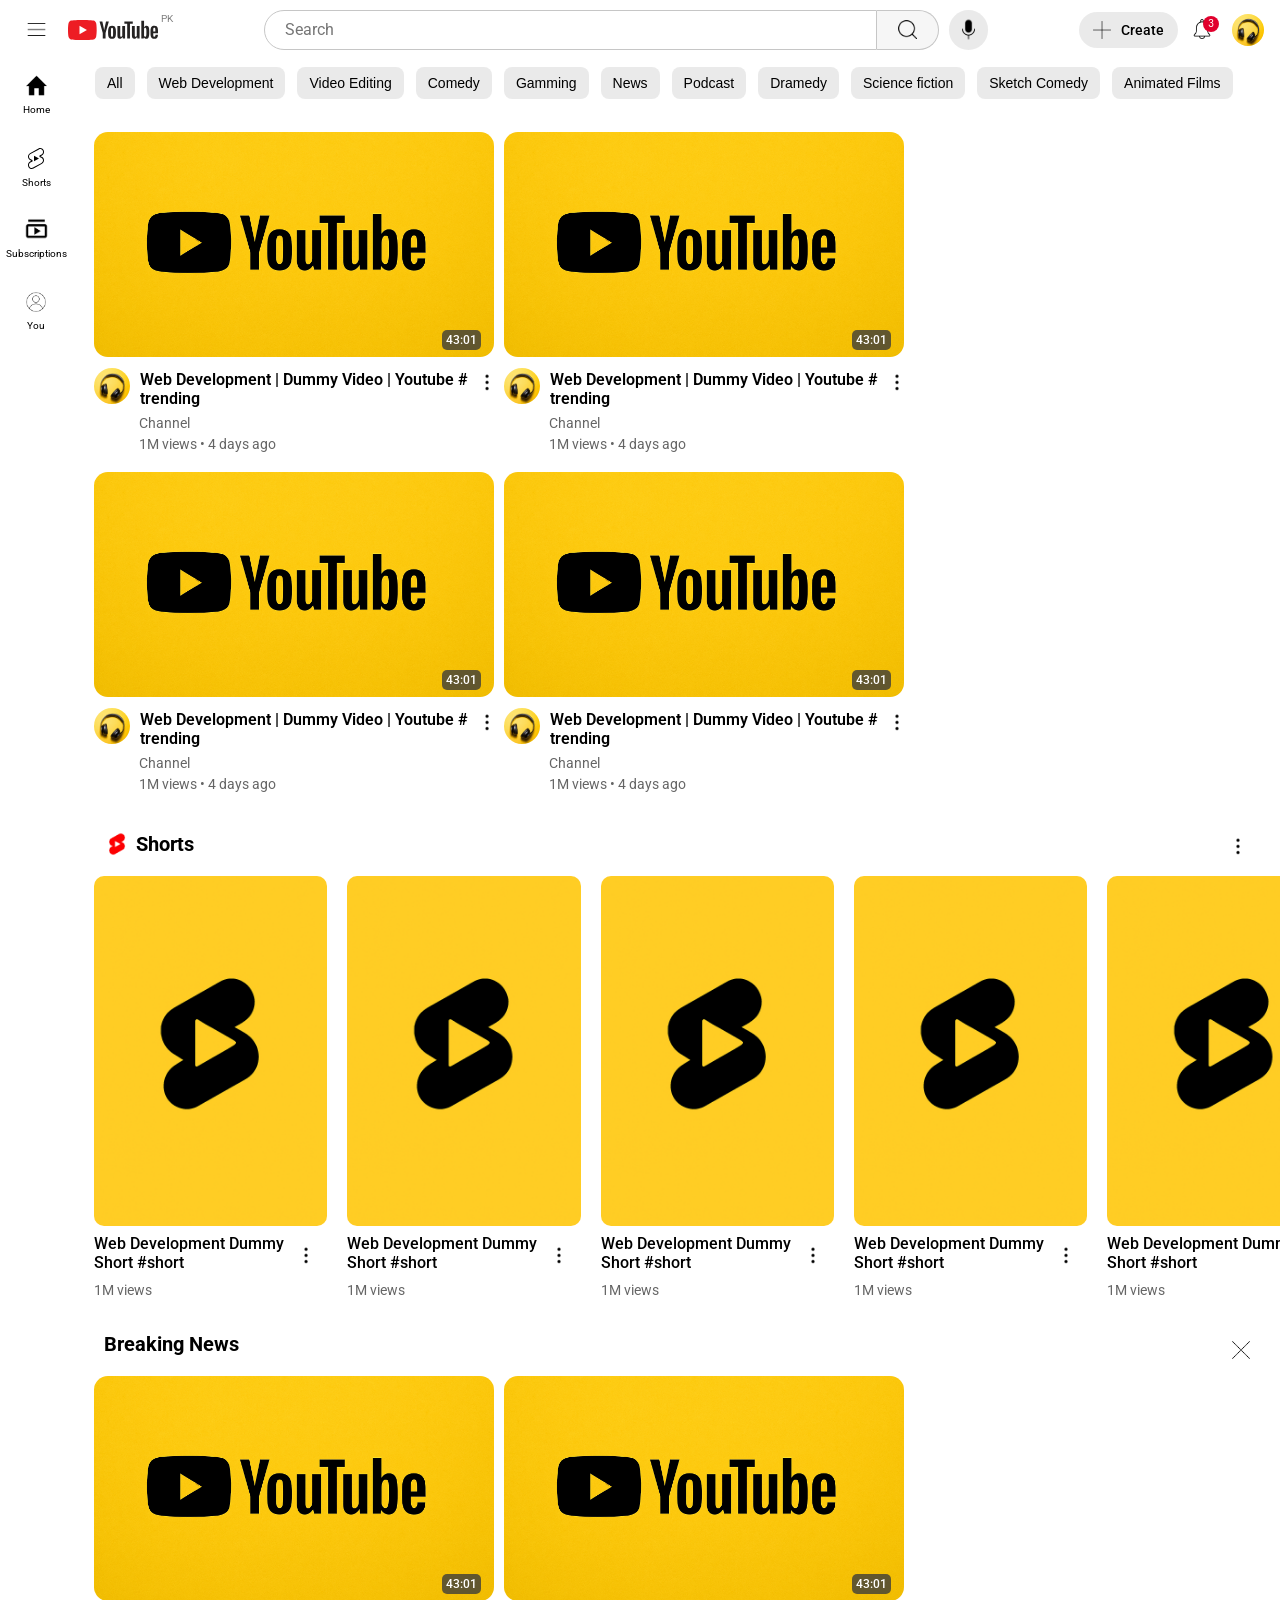
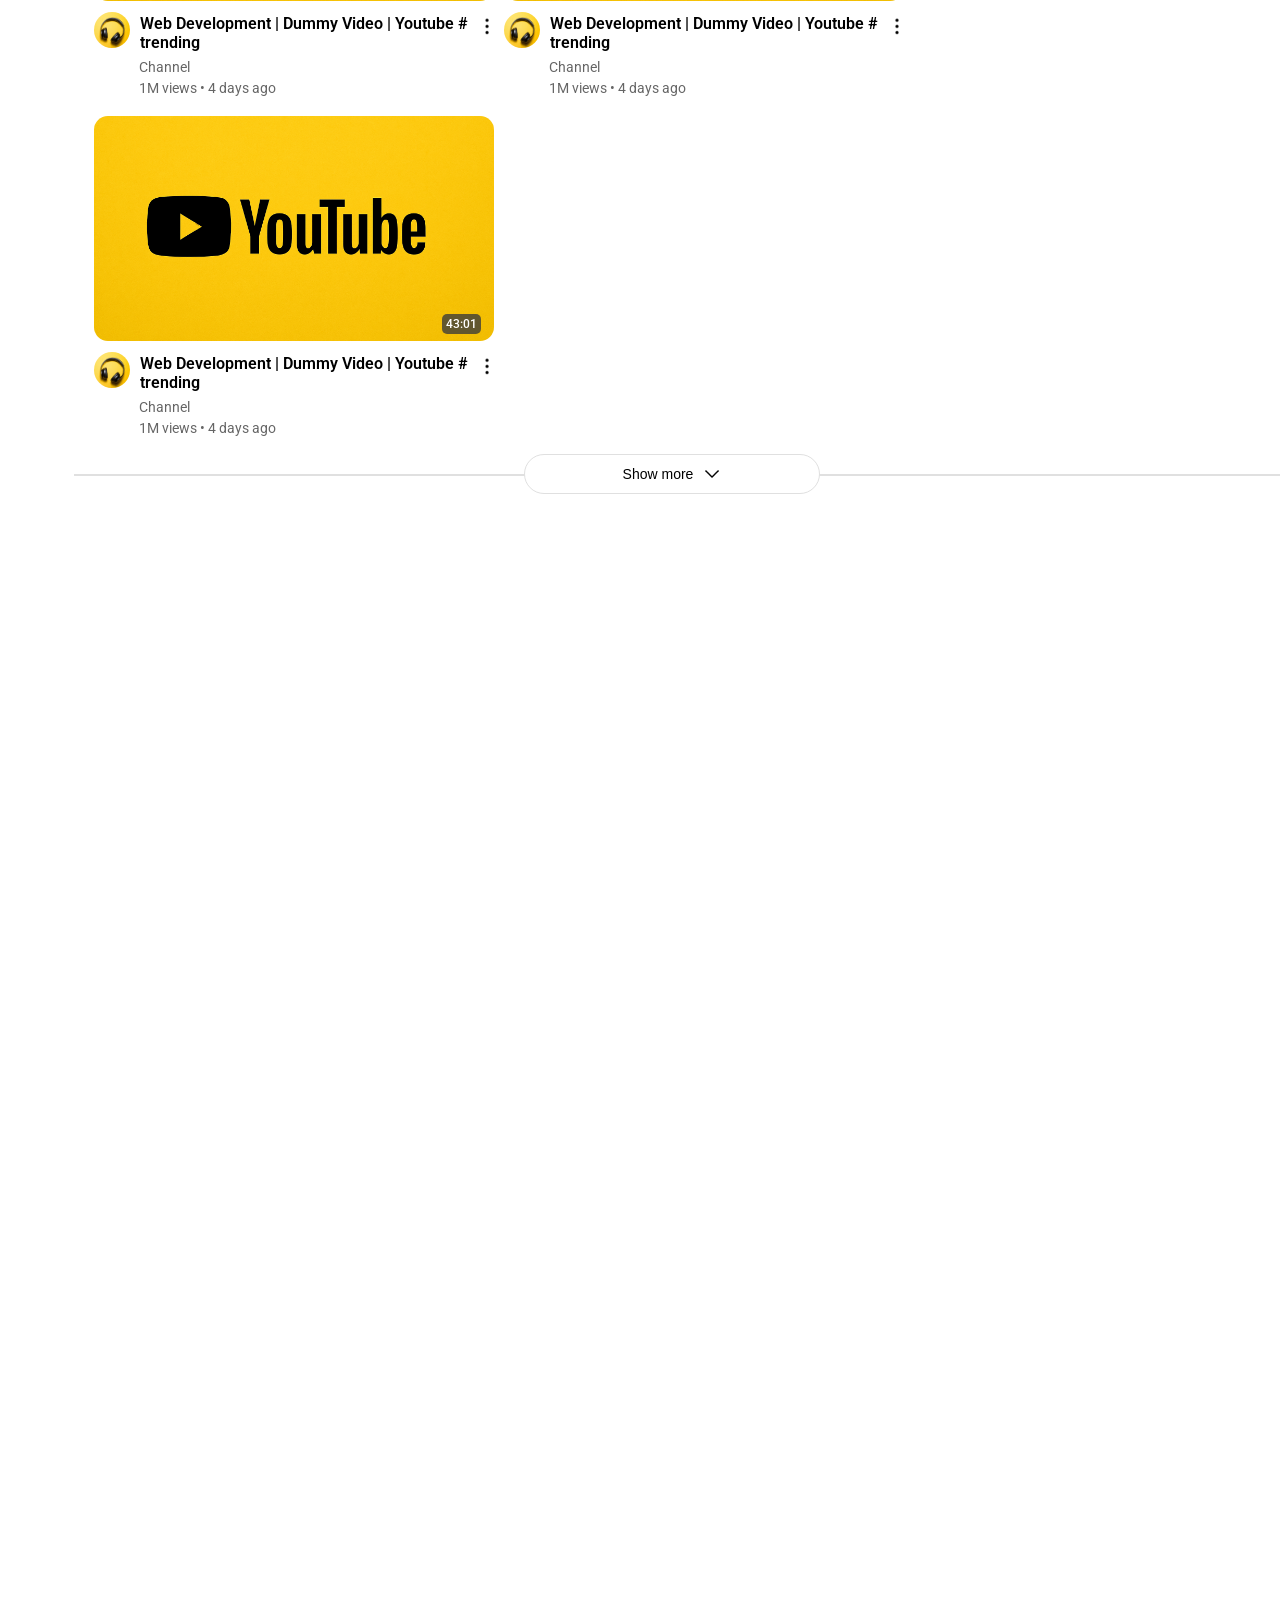
<file: index.html>
<!DOCTYPE html>
<html>
  <head>
    <link rel="stylesheet" href="youtube-css/Header1.css">
    <link rel="stylesheet" href="youtube-css/Header2.css">
    <link rel="stylesheet" href="youtube-css/Side-menu.css">
    <link rel="stylesheet" href="youtube-css/main.css">
    <link rel="stylesheet" href="youtube-css/Youtube-General.css">
    <title>YouTube</title>
    <link rel="icon" type="image/png" href="youtube-images/youtube-icon.svg">
    <link rel="preconnect" href="https://fonts.googleapis.com">
    <link rel="preconnect" href="https://fonts.gstatic.com" crossorigin>
    <link href="https://fonts.googleapis.com/css2?family=Roboto:ital,wght@0,100..900;1,100..900&display=swap" rel="stylesheet">
  </head>
  <body>
    <!--HEADER-->
    <div class="header1">

      <div class="right-side">
        <button class="menu">
          <img src="youtube-images/menu.png" style=" height: 25px; width: 21px; cursor: pointer; ">
        </button>

        <div class="logo">
          <img src="youtube-images/youtube-logo.svg" style="height:20px;">
          <p class="pk">
            PK
          </p>
        </div>
      </div>


      <div class="middle">
          <input type="search" placeholder="Search" class="search-bar">

          <button class="search">
            <img src="youtube-images/search.png" style="height:25px;">
          </button>

            <button class="voice">
              <img src="youtube-images/mic.png" style="height:29px;">
              <div class="voice-label">
                Search with your voice
              </div>
            </button>
      </div>


      <div class="left-side">
        <button class="create-button">
          <img src="youtube-images/add.png" style="height:18px; width:18px; margin:0px 10px 0px 0px">
          <p class="create">
            Create
          </p>
        </button>

        <button class="notification">
          <img src="youtube-images/bell.png" style="height:20px;">
          <div class="number-label">
            3
          </div>
          <div class="notification-label">
            Notifications
          </div>
        </button>

        <img src="youtube-images/profile.jpg" class="profile">
      </div>

    </div>

    <!--SIDE MENU-->
    <div class="side-menu">
      <div class="home">
        <img src="youtube-images/home.png" style=" height:21px;">
        <p style="font-size: 10px; margin:8px 0px 0px 0px;">
          Home
        </p>
      </div>
        
      <div class="shorts-button">
        <img src="youtube-images/shorts.svg" style="height:21px;">
        <p style="font-size: 10px; margin:8px 0px 0px 0px;">
          Shorts
        </p>
      </div>
        
      <div class="subscriptions">
        <img src="youtube-images/subscription.png" style="height:22px; width: 25px;">
        <p style="font-size: 10px; margin:8px 0px 0px 0px;">
          Subscriptions
        </p>
      </div>

      <div class="you">
        <img src="youtube-images/profile.png" style="height:20px;">
        <p style="font-size: 10px; margin:8px 0px 0px 0px;">
          You
        </p>
      </div>
    </div>

    <!--HEADER 2-->
    <div class="header2">
      <button class="all">
        All
      </button>

      <button class="options">
        Web Development
      </button>

      <button class="options">
        Video Editing
      </button>

      <button class="options">
        Comedy
      </button>

      <button class="options">
        Gamming
      </button>

      <button class="options">
        News
      </button>

      <button class="options">
        Podcast
      </button>

      <button class="options">
        Dramedy
      </button>

      <button class="options">
        Science fiction
      </button>

      <button class="options">
        Sketch Comedy
      </button>

      <button class="options">
        Animated Films
      </button>
    </div>

    <!--MAIN-->
    <div class="main">

      <!--CONTENT 1-->

      <div class="content1">
        <div class="videos">
          <img src="youtube-images/Thumbnail.png" class="thumbnail">

          <div class="time">
            43:01
          </div>

          <div style="display: flex; flex-direction: row; position: relative;">
            <img src="youtube-images/profile.jpg" style=" object-fit:cover; height:36px; border-radius:100px; margin-top: 3px; ">

            <div class="title">
              Web Development | Dummy Video | Youtube # trending 
          </div>

            <div class="dots">
              <img src="youtube-images/dots.png" style="height: 24px">
            </div>
          </div>

          <div style="display:flex; flex-direction: column; width: 410px; ">
            <div class="channel">
              Channel
              <img src="youtube-images/verified.png" style="height: 13px; opacity:0; margin-left:5px;">
            </div>
            <p class="views">
              1M views • 4 days ago
            </p>
          </div>
        </div>


        <div class="videos">
          <img src="youtube-images/Thumbnail.png" class="thumbnail">

          <div class="time">
            43:01
          </div>

          <div style="display: flex; flex-direction: row; position: relative;">
            <img src="youtube-images/profile.jpg" style=" object-fit:cover; height:36px; border-radius:100px; margin-top: 3px; ">

            <div class="title">
              Web Development | Dummy Video | Youtube # trending 
          </div>

            <div class="dots">
              <img src="youtube-images/dots.png" style="height: 24px">
            </div>
          </div>

          <div style="display:flex; flex-direction: column; width: 410px; ">
            <div class="channel">
              Channel
              <img src="youtube-images/verified.png" style="height: 13px; opacity:0; margin-left:5px;">
            </div>
            <p class="views">
              1M views • 4 days ago
            </p>
          </div>
        </div>


        <div class="videos">
          <img src="youtube-images/Thumbnail.png" class="thumbnail">

          <div class="time">
            43:01
          </div>

          <div style="display: flex; flex-direction: row; position: relative;">
            <img src="youtube-images/profile.jpg" style=" object-fit:cover; height:36px; border-radius:100px; margin-top: 3px; ">

            <div class="title">
              Web Development | Dummy Video | Youtube # trending 
          </div>

            <div class="dots">
              <img src="youtube-images/dots.png" style="height: 24px">
            </div>
          </div>

          <div style="display:flex; flex-direction: column; width: 410px; ">
            <div class="channel">
              Channel
              <img src="youtube-images/verified.png" style="height: 13px; opacity:0; margin-left:5px;">
            </div>
            <p class="views">
              1M views • 4 days ago
            </p>
          </div>
        </div>


        <div class="videos">
          <img src="youtube-images/Thumbnail.png" class="thumbnail">

          <div class="time">
            43:01
          </div>

          <div style="display: flex; flex-direction: row; position: relative;">
            <img src="youtube-images/profile.jpg" style=" object-fit:cover; height:36px; border-radius:100px; margin-top: 3px; ">

            <div class="title">
              Web Development | Dummy Video | Youtube # trending 
          </div>

            <div class="dots">
              <img src="youtube-images/dots.png" style="height: 24px">
            </div>
          </div>

          <div style="display:flex; flex-direction: column; width: 410px; ">
            <div class="channel">
              Channel
              <img src="youtube-images/verified.png" style="height: 13px; opacity:0; margin-left:5px;">
            </div>
            <p class="views">
              1M views • 4 days ago
            </p>
          </div>
        </div>
      </div>
    
      <!--SHORTS-->

      <div class="shorts">
        <div style="display:flex; flex:1; align-items: center;">
        <img src="youtube-images/shorts.jpg" class="shorts-logo">
        <p style="font-size: 20px; font-weight:700 ;">
          Shorts
        </p>
        </div>
        <div class="dots">
          <img src="youtube-images/dots.png" style="height: 24px">
        </div>
      </div>

      <!--CONTENT 2-->

      <div class="content2">
        <div class="shorts-videos">
        <img src="youtube-images/shorts-thumbnail.png" class="shorts-thumbnail">
        <div class="shorts-title">
          <p style="font-size: 16px; font-weight: 500; width: 194px; margin:0px 0px 0px 0px;">
          Web Development Dummy Short #short
          </p>
          <div class="dots">
            <img src="youtube-images/dots.png" style="height: 24px">
          </div>
        </div>
        <p style="margin-top: 10px; opacity: 0.6; font-weight:400; font-size: 14px;">
          1M views
        </p>
        </div>



        <div class="shorts-videos">
        <img src="youtube-images/shorts-thumbnail.png" class="shorts-thumbnail">
        <div class="shorts-title">
          <p style="font-size: 16px; font-weight: 500; width: 194px; margin:0px 0px 0px 0px;">
          Web Development Dummy Short #short
          </p>
          <div class="dots">
            <img src="youtube-images/dots.png" style="height: 24px">
          </div>
        </div>
        <p style="margin-top: 10px; opacity: 0.6; font-weight:400; font-size: 14px;">
          1M views
        </p>
        </div>



        <div class="shorts-videos">
        <img src="youtube-images/shorts-thumbnail.png" class="shorts-thumbnail">
        <div class="shorts-title">
          <p style="font-size: 16px; font-weight: 500; width: 194px; margin:0px 0px 0px 0px;">
          Web Development Dummy Short #short
          </p>
          <div class="dots">
            <img src="youtube-images/dots.png" style="height: 24px">
          </div>
        </div>
        <p style="margin-top: 10px; opacity: 0.6; font-weight:400; font-size: 14px;">
          1M views
        </p>
        </div>



        <div class="shorts-videos">
        <img src="youtube-images/shorts-thumbnail.png" class="shorts-thumbnail">
        <div class="shorts-title">
          <p style="font-size: 16px; font-weight: 500; width: 194px; margin:0px 0px 0px 0px;">
          Web Development Dummy Short #short
          </p>
          <div class="dots">
            <img src="youtube-images/dots.png" style="height: 24px">
          </div>
        </div>
        <p style="margin-top: 10px; opacity: 0.6; font-weight:400; font-size: 14px;">
          1M views
        </p>
        </div>



        <div class="shorts-videos">
        <img src="youtube-images/shorts-thumbnail.png" class="shorts-thumbnail">
        <div class="shorts-title">
          <p style="font-size: 16px; font-weight: 500; width: 194px; margin:0px 0px 0px 0px;">
          Web Development Dummy Short #short
          </p>
          <div class="dots">
            <img src="youtube-images/dots.png" style="height: 24px">
          </div>
        </div>
        <p style="margin-top: 10px; opacity: 0.6; font-weight:400; font-size: 14px;">
          1M views
        </p>
        </div>
      </div>

      <!--BREAKING NEWS-->
      <div class="breaking-news">
        <div style="display:flex; flex:1; align-items: center;">
        <p style="font-size: 20px; font-weight:700 ;">
          Breaking News
        </p>
        </div>
        <div class="cross">
          <img src="youtube-images/cross.png" style="height: 18px; padding:0px 0px 0px 0px; ">
        </div>
      </div>

      <!--CONTENT 3-->
      <div class="content3">
        <div class="videos">
          <img src="youtube-images/Thumbnail.png" class="thumbnail">

          <div class="time">
            43:01
          </div>

          <div style="display: flex; flex-direction: row; position: relative;">
            <img src="youtube-images/profile.jpg" style=" object-fit:cover; height:36px; border-radius:100px; margin-top: 3px; ">

            <div class="title">
              Web Development | Dummy Video | Youtube # trending 
          </div>

            <div class="dots">
              <img src="youtube-images/dots.png" style="height: 24px">
            </div>
          </div>

          <div style="display:flex; flex-direction: column; width: 410px; ">
            <div class="channel">
              Channel
              <img src="youtube-images/verified.png" style="height: 13px; opacity:0; margin-left:5px;">
            </div>
            <p class="views">
              1M views • 4 days ago
            </p>
          </div>
        </div>


        <div class="videos">
          <img src="youtube-images/Thumbnail.png" class="thumbnail">

          <div class="time">
            43:01
          </div>

          <div style="display: flex; flex-direction: row; position: relative;">
            <img src="youtube-images/profile.jpg" style=" object-fit:cover; height:36px; border-radius:100px; margin-top: 3px; ">

            <div class="title">
              Web Development | Dummy Video | Youtube # trending 
          </div>

            <div class="dots">
              <img src="youtube-images/dots.png" style="height: 24px">
            </div>
          </div>

          <div style="display:flex; flex-direction: column; width: 410px; ">
            <div class="channel">
              Channel
              <img src="youtube-images/verified.png" style="height: 13px; opacity:0; margin-left:5px;">
            </div>
            <p class="views">
              1M views • 4 days ago
            </p>
          </div>
        </div>


        <div class="videos">
          <img src="youtube-images/Thumbnail.png" class="thumbnail">

          <div class="time">
            43:01
          </div>

          <div style="display: flex; flex-direction: row; position: relative;">
            <img src="youtube-images/profile.jpg" style=" object-fit:cover; height:36px; border-radius:100px; margin-top: 3px; ">

            <div class="title">
              Web Development | Dummy Video | Youtube # trending 
          </div>

            <div class="dots">
              <img src="youtube-images/dots.png" style="height: 24px">
            </div>
          </div>

          <div style="display:flex; flex-direction: column; width: 410px; ">
            <div class="channel">
              Channel
              <img src="youtube-images/verified.png" style="height: 13px; opacity:0; margin-left:5px;">
            </div>
            <p class="views">
              1M views • 4 days ago
            </p>
          </div>
        </div>
      </div>

      <!--SHOW MORE-->
      <div style="display:flex; position: relative;">
        <hr style="border: 0.1px solid rgb(224, 224, 224); width:100%;">
        <button class="showmore-button">
          <p class="showmore">
          Show more
          </p>
          <img src="youtube-images/down.png" class="down"style="height:18px; margin-left: 10px;">
        </button>
      </div>

    </div>
  </body>
</html>
</file>
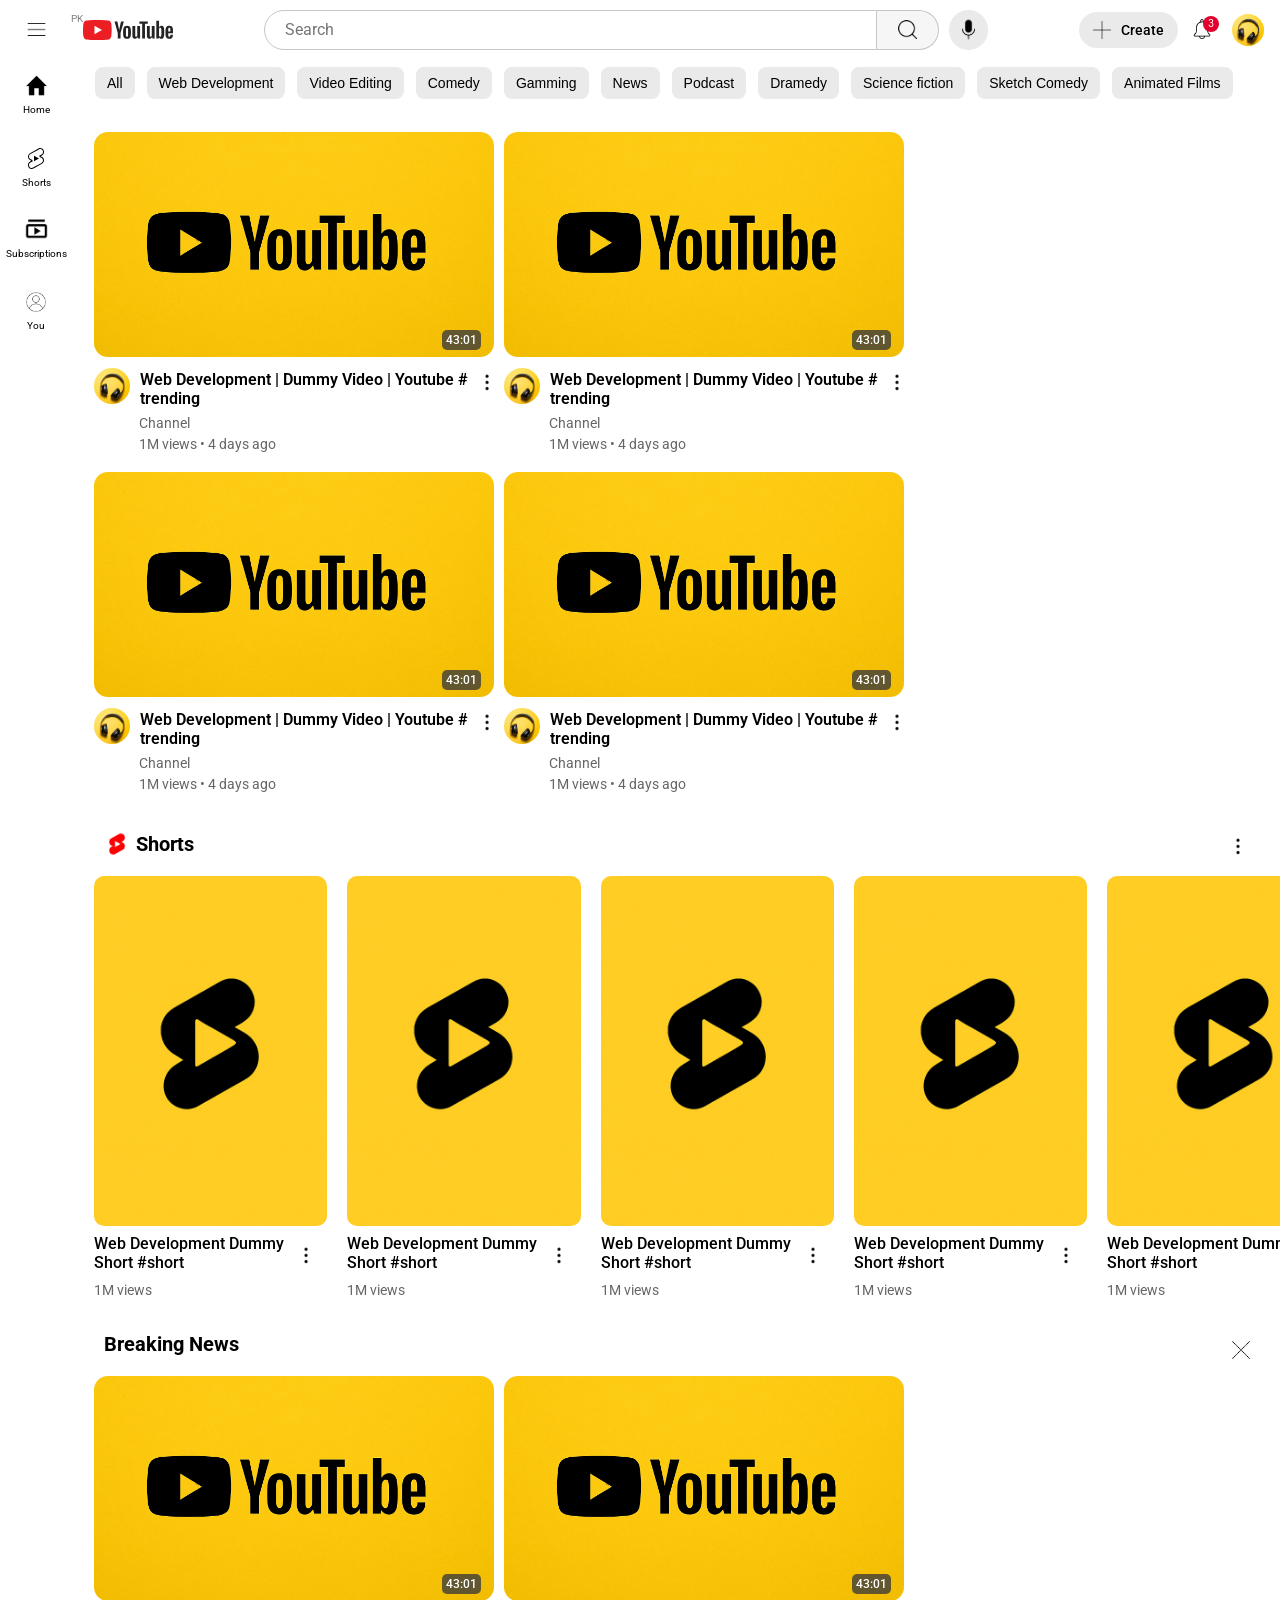
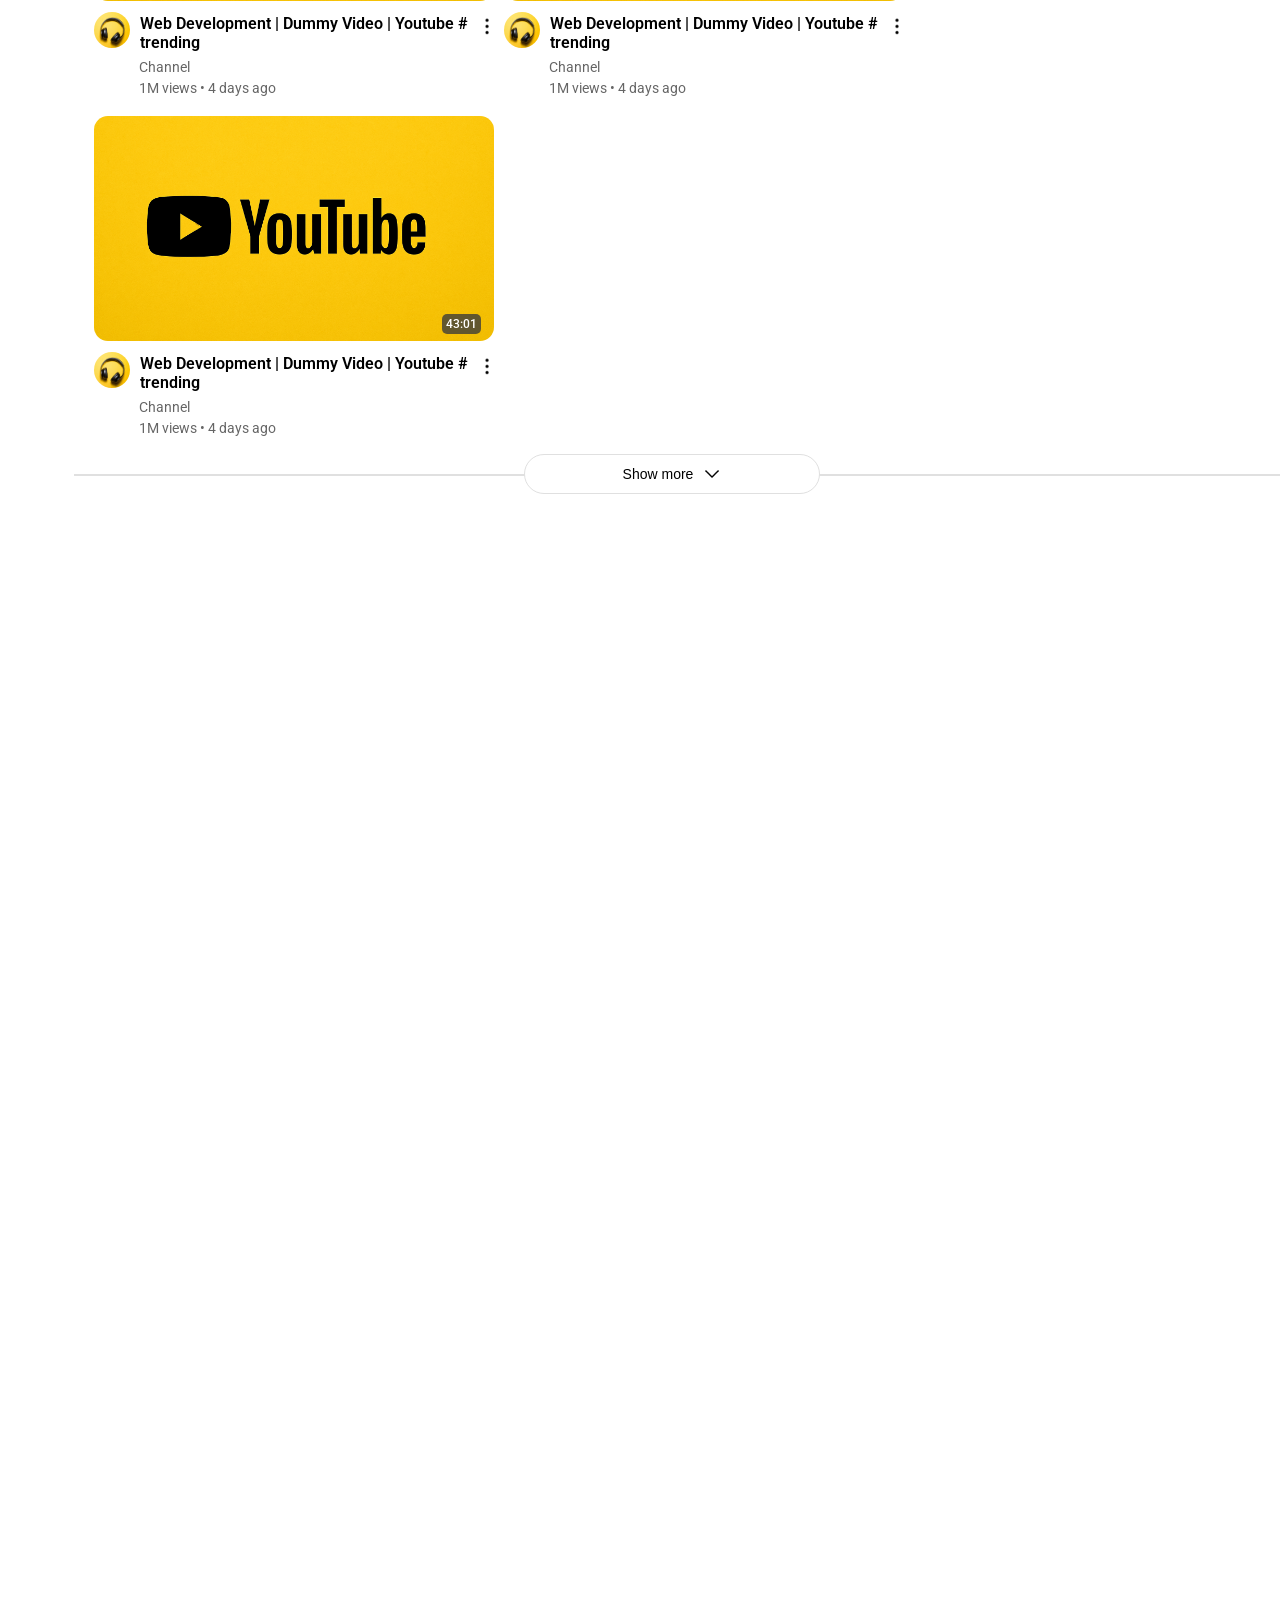
<file: Youtube.html>
<!DOCTYPE html>
<html>
  <head>
    <link rel="stylesheet" href="youtube-css/Header1.css">
    <link rel="stylesheet" href="youtube-css/Header2.css">
    <link rel="stylesheet" href="youtube-css/Side-menu.css">
    <link rel="stylesheet" href="youtube-css/main.css">
    <link rel="stylesheet" href="youtube-css/Youtube-General.css">
    <title>YOUTUBE</title>
    <link rel="preconnect" href="https://fonts.googleapis.com">
    <link rel="preconnect" href="https://fonts.gstatic.com" crossorigin>
    <link href="https://fonts.googleapis.com/css2?family=Roboto:ital,wght@0,100..900;1,100..900&display=swap" rel="stylesheet">
  </head>
  <body>
    <!--HEADER-->
    <div class="header1">

      <div class="right-side">
        <button class="menu">
          <img src="youtube-images/menu.png" style=" height: 25px; width: 21px; cursor: pointer; ">
        </button>

        <div class="logo">
          <p class="pk">
            PK
          </p>
          <img src="youtube-images/youtube-logo.svg" style="height:20px;">
        </div>
      </div>


      <div class="middle">
          <input type="search" placeholder="Search" class="search-bar">

          <button class="search">
            <img src="youtube-images/search.png" style="height:25px;">
          </button>

            <button class="voice">
              <img src="youtube-images/mic.png" style="height:29px;">
              <div class="voice-label">
                Search with your voice
              </div>
            </button>
      </div>


      <div class="left-side">
        <button class="create-button">
          <img src="youtube-images/add.png" style="height:18px; width:18px; margin:0px 10px 0px 0px">
          <p class="create">
            Create
          </p>
        </button>

        <button class="notification">
          <img src="youtube-images/bell.png" style="height:20px;">
          <div class="number-label">
            3
          </div>
          <div class="notification-label">
            Notifications
          </div>
        </button>

        <img src="youtube-images/profile.jpg" class="profile">
      </div>

    </div>

    <!--SIDE MENU-->
    <div class="side-menu">
      <div class="home">
        <img src="youtube-images/home.png" style=" height:21px;">
        <p style="font-size: 10px; margin:8px 0px 0px 0px;">
          Home
        </p>
      </div>
        
      <div class="shorts-button">
        <img src="youtube-images/shorts.svg" style="height:21px;">
        <p style="font-size: 10px; margin:8px 0px 0px 0px;">
          Shorts
        </p>
      </div>
        
      <div class="subscriptions">
        <img src="youtube-images/subscription.png" style="height:22px; width: 25px;">
        <p style="font-size: 10px; margin:8px 0px 0px 0px;">
          Subscriptions
        </p>
      </div>

      <div class="you">
        <img src="youtube-images/profile.png" style="height:20px;">
        <p style="font-size: 10px; margin:8px 0px 0px 0px;">
          You
        </p>
      </div>
    </div>

    <!--HEADER 2-->
    <div class="header2">
      <button class="all">
        All
      </button>

      <button class="options">
        Web Development
      </button>

      <button class="options">
        Video Editing
      </button>

      <button class="options">
        Comedy
      </button>

      <button class="options">
        Gamming
      </button>

      <button class="options">
        News
      </button>

      <button class="options">
        Podcast
      </button>

      <button class="options">
        Dramedy
      </button>

      <button class="options">
        Science fiction
      </button>

      <button class="options">
        Sketch Comedy
      </button>

      <button class="options">
        Animated Films
      </button>
    </div>

    <!--MAIN-->
    <div class="main">

      <!--CONTENT 1-->

      <div class="content1">
        <div class="videos">
          <img src="youtube-images/Thumbnail.png" class="thumbnail">

          <div class="time">
            43:01
          </div>

          <div style="display: flex; flex-direction: row; position: relative;">
            <img src="youtube-images/profile.jpg" style=" object-fit:cover; height:36px; border-radius:100px; margin-top: 3px; ">

            <div class="title">
              Web Development | Dummy Video | Youtube # trending 
          </div>

            <div class="dots">
              <img src="youtube-images/dots.png" style="height: 24px">
            </div>
          </div>

          <div style="display:flex; flex-direction: column; width: 410px; ">
            <div class="channel">
              Channel
              <img src="youtube-images/verified.png" style="height: 13px; opacity:0; margin-left:5px;">
            </div>
            <p class="views">
              1M views • 4 days ago
            </p>
          </div>
        </div>


        <div class="videos">
          <img src="youtube-images/Thumbnail.png" class="thumbnail">

          <div class="time">
            43:01
          </div>

          <div style="display: flex; flex-direction: row; position: relative;">
            <img src="youtube-images/profile.jpg" style=" object-fit:cover; height:36px; border-radius:100px; margin-top: 3px; ">

            <div class="title">
              Web Development | Dummy Video | Youtube # trending 
          </div>

            <div class="dots">
              <img src="youtube-images/dots.png" style="height: 24px">
            </div>
          </div>

          <div style="display:flex; flex-direction: column; width: 410px; ">
            <div class="channel">
              Channel
              <img src="youtube-images/verified.png" style="height: 13px; opacity:0; margin-left:5px;">
            </div>
            <p class="views">
              1M views • 4 days ago
            </p>
          </div>
        </div>


        <div class="videos">
          <img src="youtube-images/Thumbnail.png" class="thumbnail">

          <div class="time">
            43:01
          </div>

          <div style="display: flex; flex-direction: row; position: relative;">
            <img src="youtube-images/profile.jpg" style=" object-fit:cover; height:36px; border-radius:100px; margin-top: 3px; ">

            <div class="title">
              Web Development | Dummy Video | Youtube # trending 
          </div>

            <div class="dots">
              <img src="youtube-images/dots.png" style="height: 24px">
            </div>
          </div>

          <div style="display:flex; flex-direction: column; width: 410px; ">
            <div class="channel">
              Channel
              <img src="youtube-images/verified.png" style="height: 13px; opacity:0; margin-left:5px;">
            </div>
            <p class="views">
              1M views • 4 days ago
            </p>
          </div>
        </div>


        <div class="videos">
          <img src="youtube-images/Thumbnail.png" class="thumbnail">

          <div class="time">
            43:01
          </div>

          <div style="display: flex; flex-direction: row; position: relative;">
            <img src="youtube-images/profile.jpg" style=" object-fit:cover; height:36px; border-radius:100px; margin-top: 3px; ">

            <div class="title">
              Web Development | Dummy Video | Youtube # trending 
          </div>

            <div class="dots">
              <img src="youtube-images/dots.png" style="height: 24px">
            </div>
          </div>

          <div style="display:flex; flex-direction: column; width: 410px; ">
            <div class="channel">
              Channel
              <img src="youtube-images/verified.png" style="height: 13px; opacity:0; margin-left:5px;">
            </div>
            <p class="views">
              1M views • 4 days ago
            </p>
          </div>
        </div>
      </div>
    
      <!--SHORTS-->

      <div class="shorts">
        <div style="display:flex; flex:1; align-items: center;">
        <img src="youtube-images/shorts.jpg" class="shorts-logo">
        <p style="font-size: 20px; font-weight:700 ;">
          Shorts
        </p>
        </div>
        <div class="dots">
          <img src="youtube-images/dots.png" style="height: 24px">
        </div>
      </div>

      <!--CONTENT 2-->

      <div class="content2">
        <div class="shorts-videos">
        <img src="youtube-images/shorts-thumbnail.png" class="shorts-thumbnail">
        <div class="shorts-title">
          <p style="font-size: 16px; font-weight: 500; width: 194px; margin:0px 0px 0px 0px;">
          Web Development Dummy Short #short
          </p>
          <div class="dots">
            <img src="youtube-images/dots.png" style="height: 24px">
          </div>
        </div>
        <p style="margin-top: 10px; opacity: 0.6; font-weight:400; font-size: 14px;">
          1M views
        </p>
        </div>



        <div class="shorts-videos">
        <img src="youtube-images/shorts-thumbnail.png" class="shorts-thumbnail">
        <div class="shorts-title">
          <p style="font-size: 16px; font-weight: 500; width: 194px; margin:0px 0px 0px 0px;">
          Web Development Dummy Short #short
          </p>
          <div class="dots">
            <img src="youtube-images/dots.png" style="height: 24px">
          </div>
        </div>
        <p style="margin-top: 10px; opacity: 0.6; font-weight:400; font-size: 14px;">
          1M views
        </p>
        </div>



        <div class="shorts-videos">
        <img src="youtube-images/shorts-thumbnail.png" class="shorts-thumbnail">
        <div class="shorts-title">
          <p style="font-size: 16px; font-weight: 500; width: 194px; margin:0px 0px 0px 0px;">
          Web Development Dummy Short #short
          </p>
          <div class="dots">
            <img src="youtube-images/dots.png" style="height: 24px">
          </div>
        </div>
        <p style="margin-top: 10px; opacity: 0.6; font-weight:400; font-size: 14px;">
          1M views
        </p>
        </div>



        <div class="shorts-videos">
        <img src="youtube-images/shorts-thumbnail.png" class="shorts-thumbnail">
        <div class="shorts-title">
          <p style="font-size: 16px; font-weight: 500; width: 194px; margin:0px 0px 0px 0px;">
          Web Development Dummy Short #short
          </p>
          <div class="dots">
            <img src="youtube-images/dots.png" style="height: 24px">
          </div>
        </div>
        <p style="margin-top: 10px; opacity: 0.6; font-weight:400; font-size: 14px;">
          1M views
        </p>
        </div>



        <div class="shorts-videos">
        <img src="youtube-images/shorts-thumbnail.png" class="shorts-thumbnail">
        <div class="shorts-title">
          <p style="font-size: 16px; font-weight: 500; width: 194px; margin:0px 0px 0px 0px;">
          Web Development Dummy Short #short
          </p>
          <div class="dots">
            <img src="youtube-images/dots.png" style="height: 24px">
          </div>
        </div>
        <p style="margin-top: 10px; opacity: 0.6; font-weight:400; font-size: 14px;">
          1M views
        </p>
        </div>
      </div>

      <!--BREAKING NEWS-->
      <div class="breaking-news">
        <div style="display:flex; flex:1; align-items: center;">
        <p style="font-size: 20px; font-weight:700 ;">
          Breaking News
        </p>
        </div>
        <div class="cross">
          <img src="youtube-images/cross.png" style="height: 18px; padding:0px 0px 0px 0px; ">
        </div>
      </div>

      <!--CONTENT 3-->
      <div class="content3">
        <div class="videos">
          <img src="youtube-images/Thumbnail.png" class="thumbnail">

          <div class="time">
            43:01
          </div>

          <div style="display: flex; flex-direction: row; position: relative;">
            <img src="youtube-images/profile.jpg" style=" object-fit:cover; height:36px; border-radius:100px; margin-top: 3px; ">

            <div class="title">
              Web Development | Dummy Video | Youtube # trending 
          </div>

            <div class="dots">
              <img src="youtube-images/dots.png" style="height: 24px">
            </div>
          </div>

          <div style="display:flex; flex-direction: column; width: 410px; ">
            <div class="channel">
              Channel
              <img src="youtube-images/verified.png" style="height: 13px; opacity:0; margin-left:5px;">
            </div>
            <p class="views">
              1M views • 4 days ago
            </p>
          </div>
        </div>


        <div class="videos">
          <img src="youtube-images/Thumbnail.png" class="thumbnail">

          <div class="time">
            43:01
          </div>

          <div style="display: flex; flex-direction: row; position: relative;">
            <img src="youtube-images/profile.jpg" style=" object-fit:cover; height:36px; border-radius:100px; margin-top: 3px; ">

            <div class="title">
              Web Development | Dummy Video | Youtube # trending 
          </div>

            <div class="dots">
              <img src="youtube-images/dots.png" style="height: 24px">
            </div>
          </div>

          <div style="display:flex; flex-direction: column; width: 410px; ">
            <div class="channel">
              Channel
              <img src="youtube-images/verified.png" style="height: 13px; opacity:0; margin-left:5px;">
            </div>
            <p class="views">
              1M views • 4 days ago
            </p>
          </div>
        </div>


        <div class="videos">
          <img src="youtube-images/Thumbnail.png" class="thumbnail">

          <div class="time">
            43:01
          </div>

          <div style="display: flex; flex-direction: row; position: relative;">
            <img src="youtube-images/profile.jpg" style=" object-fit:cover; height:36px; border-radius:100px; margin-top: 3px; ">

            <div class="title">
              Web Development | Dummy Video | Youtube # trending 
          </div>

            <div class="dots">
              <img src="youtube-images/dots.png" style="height: 24px">
            </div>
          </div>

          <div style="display:flex; flex-direction: column; width: 410px; ">
            <div class="channel">
              Channel
              <img src="youtube-images/verified.png" style="height: 13px; opacity:0; margin-left:5px;">
            </div>
            <p class="views">
              1M views • 4 days ago
            </p>
          </div>
        </div>
      </div>

      <!--SHOW MORE-->
      <div style="display:flex; position: relative;">
        <hr style="border: 0.1px solid rgb(224, 224, 224); width:100%;">
        <button class="showmore-button">
          <p class="showmore">
          Show more
          </p>
          <img src="youtube-images/down.png" class="down"style="height:18px; margin-left: 10px;">
        </button>
      </div>

    </div>
  </body>
</html>
</file>
<file: youtube-css/Header1.css>
/* ─── BASE RESET ─── */
* { box-sizing: border-box; }

.header1 {
  display: flex;
  flex-direction: row;
  justify-content: space-between;
  align-items: center;
  background-color: rgba(255, 255, 255, 0.925);
  backdrop-filter: blur(100px);
  padding: 3px 16px 0px 16px;
  height: 56px;
  position: fixed;
  top: 0; left: 0; right: 0;
  z-index: 2;
  gap: 8px;
}

/* ─── RIGHT SIDE (logo + menu) ─── */
.right-side {
  display: flex;
  flex-direction: row;
  align-items: center;
  gap: 4px;
  flex-shrink: 0;          /* never squish the logo */
}

.menu {
  padding: 4px 4px 2px 4px;
  background-color: transparent;
  border: none;
  border-radius: 100px;
  height: 40px; width: 40px;
  cursor: pointer;
}
.menu:hover { background-color: #E5E5E5; }
.menu:active { background-color: #c8c8c8; }

.logo {
  display: flex;
  flex-direction: row;
  align-items: center;
  padding: 0 0 0 8px;
  cursor: pointer;
}
.pk {
  margin: 0 0 23px 3px;
  font-size: 10px;
  opacity: 0.5;
}

/* ─── MIDDLE (search bar) ─── */
.middle {
  flex: 1 1 auto;           /* grows to fill available space */
  display: flex;
  flex-direction: row;
  align-items: center;
  max-width: 732px;
  padding: 0 4px;
  min-width: 0;             /* allows shrinking below content size */
}

.search-bar {
  border-bottom-left-radius: 30px;
  border-top-left-radius: 30px;
  padding: 0 0 0 20px;
  height: 40px;
  flex: 1;
  border: 1px solid #C6C6C6;
  min-width: 0;
  font-family: "Roboto", sans-serif;
  font-size: 16px;
  outline: none;
}
.search-bar::placeholder {
  font-family: "Roboto", sans-serif;
  font-size: 16px;
  font-weight: 400;
}

.search {
  height: 40px;
  background-color: #F6F6F6;
  border: 1px solid #C6C6C6;
  border-left-width: 0;
  padding: 2px 18px 0 18px;
  border-top-right-radius: 30px;
  border-bottom-right-radius: 30px;
  cursor: pointer;
  flex-shrink: 0;
}
.search:hover { background-color: #F0F0F0; }

.voice {
  position: relative;
  height: 40px;
  background-color: #d3d3d37c;
  border: none;
  border-radius: 100px;
  padding: 3px 5px 0 5px;
  margin-left: 10px;
  cursor: pointer;
  flex-shrink: 0;
}
.voice:hover { background-color: #dfdfdf; }
.voice:active { background-color: #c8c8c8; }

.voice .voice-label {
  display: flex;
  align-items: center;
  justify-content: center;
  width: 150px;
  color: white;
  background-color: #5f5f5fea;
  border-radius: 5px;
  padding: 10px 0;
  position: absolute;
  bottom: -50px; right: -52px;
  opacity: 0;
  pointer-events: none;
  transition: opacity 0.2s;
  font-size: 13px;
}
.voice:hover .voice-label { opacity: 1; }

/* ─── LEFT SIDE (create / bell / profile) ─── */
.left-side {
  display: flex;
  flex-direction: row;
  align-items: center;
  gap: 4px;
  flex-shrink: 0;
}

.create-button {
  display: flex;
  flex-direction: row;
  align-items: center;
  background-color: #d3d3d37c;
  border: none;
  border-radius: 30px;
  padding: 0 14px;
  height: 36px;
  cursor: pointer;
  white-space: nowrap;
}
.create-button:hover { background-color: #dfdfdf; }
.create-button:active { background-color: #c8c8c8; }

.create {
  font-family: "Roboto", sans-serif;
  font-size: 14px;
  font-weight: 500;
}

.notification {
  display: flex;
  align-items: center;
  position: relative;
  background-color: white;
  border: none;
  height: 40px;
  border-radius: 100px;
  padding: 0 10px 1px 10px;
  cursor: pointer;
}
.notification:hover { background-color: #dfdfdf; }
.notification:active { background-color: #c8c8c8; }

.number-label {
  background-color: #E1002D;
  color: white;
  border: none;
  position: absolute;
  height: 16px; width: 16px;
  border-radius: 100px;
  top: 6px; right: 3px;
  font-size: 10px;
  display: flex;
  align-items: center;
  justify-content: center;
}

.notification-label {
  display: flex;
  align-items: center;
  justify-content: center;
  width: 90px;
  color: white;
  background-color: #5f5f5fea;
  border-radius: 5px;
  padding: 10px 0;
  position: absolute;
  bottom: -50px; right: -30px;
  opacity: 0;
  pointer-events: none;
  transition: opacity 0.2s;
  font-size: 13px;
}
.notification:hover .notification-label { opacity: 1; }

.profile {
  height: 32px;
  border-radius: 100px;
  margin-left: 6px;
  cursor: pointer;
}
.profile:active { outline: 2px solid #176AD7; }

/* ─── MOBILE SEARCH ICON (hidden on desktop) ─── */
.search-icon-btn {
  display: none;
  background: transparent;
  border: none;
  border-radius: 100px;
  height: 40px; width: 40px;
  cursor: pointer;
  align-items: center;
  justify-content: center;
  flex-shrink: 0;
}
.search-icon-btn:hover { background-color: #E5E5E5; }

/* ─── MOBILE SEARCH OVERLAY ─── */
.mobile-search-bar {
  display: none;               /* hidden by default */
  position: fixed;
  top: 0; left: 0; right: 0;
  height: 56px;
  background: white;
  z-index: 3;
  align-items: center;
  padding: 0 8px;
  gap: 8px;
}
.mobile-search-bar.active { display: flex; }

.mobile-back-btn {
  background: transparent;
  border: none;
  border-radius: 100px;
  height: 40px; width: 40px;
  cursor: pointer;
  display: flex;
  align-items: center;
  justify-content: center;
  flex-shrink: 0;
}
.mobile-back-btn:hover { background-color: #E5E5E5; }

.mobile-search-input {
  flex: 1;
  height: 40px;
  border: 1px solid #C6C6C6;
  border-right: none;
  border-radius: 30px 0 0 30px;
  padding: 0 16px;
  font-size: 16px;
  font-family: "Roboto", sans-serif;
  outline: none;
}

.mobile-search-submit {
  height: 40px;
  background-color: #F6F6F6;
  border: 1px solid #C6C6C6;
  border-left: none;
  padding: 0 16px;
  border-radius: 0 30px 30px 0;
  cursor: pointer;
}
.mobile-search-submit:hover { background-color: #F0F0F0; }

/* ══════════════════════════════
   BREAKPOINT 1 — tablet (~900px)
   Hide voice button text, tighten gaps
══════════════════════════════ */
@media (max-width: 900px) {
  .voice { margin-left: 6px; }
}

/* ══════════════════════════════
   BREAKPOINT 2 — small tablet (~657px)
   Hide Create label + voice button
══════════════════════════════ */
@media (max-width: 657px) {
  .create span,
  .create { display: none; }           /* hide "Create" text */

  .create-button {
    padding: 0 10px;                   /* icon-only pill */
  }

  .voice { display: none; }            /* hide mic button */
}

/* ══════════════════════════════
   BREAKPOINT 3 — mobile (~560px)
   Hide the entire middle search bar;
   show search icon in right-side instead
══════════════════════════════ */
@media (max-width: 560px) {
  .middle { display: none; }           /* hide desktop search */

  .search-icon-btn { display: flex; }  /* show icon button */

  .create-button { display: none; }    /* hide create on mobile */

  .right-side { gap: 0; }
}
</file>
<file: youtube-css/Header2.css>
.header2{
  display:flex;
  position: fixed;
  top:53px;
  right:0px;
  left:74px;
  flex-direction: row;
  justify-content: left;
  align-items: center;
  background-color: rgba(255, 255, 255, 0.925);
  backdrop-filter: blur(100px); 
  padding:14px 0px 14px 15px;
  z-index: 1;
  /* border:1px solid black; */
}

.all{
  display: flex;
  justify-content: center;
  align-items: center;
  border:none;
  background-color: #d3d3d37c;
  color:black;
  font-size:14px;
  font-weight: 500;
  padding:8px 12px 8px 12px;
  border-radius:8px;
  margin:0px 6px 0px 6px;
  cursor: pointer;
}
.all:focus{
  background-color: black;
  color:white;
}

.options{
  display: flex;
  justify-content: center;
  align-items: center;
  border:none;
  background-color: #d3d3d37c;
  color:black;
  font-size:14px;
  font-weight: 500;
  padding:8px 12px 8px 12px;
  border-radius:8px;
  margin:0px 6px 0px 6px;
  cursor: pointer;
}

.options:focus{
  background-color: black;
  color:white;
}
</file>
<file: youtube-css/Side-menu.css>
.side-menu{
  display:flex;
  flex-direction: column;
  align-items: left;
  justify-content: left;
  background-color: rgba(255, 255, 255, 0.877);
  backdrop-filter: blur(100px); 
  width:70px;
  padding:2px 0px 0px 0px;
  /* border:1px solid black; */
  position:fixed;
  top:55px;
  left:3px;
  z-index: 2;
}

.home{
  display: flex;
  flex-direction: column;
  align-items: center;
  justify-content: center;
  border-radius: 10px;
  padding:18px 24px 15px 20px;
  cursor: pointer;
  
}
.home:hover{
  background-color: #F2F2F2;
}
.home:active{
  background-color:#dddddd;
}

.shorts-button{
  display: flex;
  flex-direction: column;
  align-items: center;
  justify-content: center;
  border-radius: 10px;
  padding:18px 24px 15px 20px;
  cursor: pointer;
}
.shorts-button:hover{
  background-color: #F2F2F2;
}
.shorts-button:active{
  background-color:#dddddd;
}

.subscriptions{
  display: flex;
  flex-direction: column;
  align-items: center;
  justify-content: center;
  border-radius: 10px;
  padding:15px 24px 15px 20px;
  cursor: pointer;
}
.subscriptions:hover{
  background-color: #F2F2F2;
}
.subscriptions:active{
  background-color:#dddddd;
}

.you{
  display: flex;
  flex-direction: column;
  align-items: center;
  justify-content: center;
  border-radius: 10px;
  padding:18px 24px 15px 20px;
  cursor: pointer;
}
.you:hover{
  background-color: #F2F2F2;
}
.you:active{
  background-color:#dddddd;
}
</file>
<file: youtube-css/main.css>
.main{
  /* border:1px solid rgb(0, 0, 0); */
  display: flex;
  flex-direction: column;
  z-index:1;
}

.content1{
  display: flex;
  justify-content:flex-start;
  flex-wrap:wrap;
  /* border:1px solid rgb(255, 0, 0); */
  padding:18px 0px 0px 15px;
  
}

.videos{
  display:flex;
  position: relative;
  flex-direction: column;
  /* border:1px solid black; */
  padding:0px 0px 20px 5px;
  width:410px;
  cursor: pointer;
}

.thumbnail{
  object-fit:cover; 
  height:225px; 
  width:400px; 
  border-radius:14px;
  margin-bottom: 8px;
}

.time{
  display: flex;
  flex-direction: row;
  position:absolute;
  bottom: 122px;
  right:18px;
  color:white;
  font-size:12px;
  font-weight: 500;
  background-color: #3b3b3bc9;
  border-radius: 5px;
  padding:3px 4px 3px 4px;
}

.title{
  margin:5px 0px 0px 10px;
  /* border:1px solid rgb(255, 0, 0); */
  overflow: hidden;
  font-size: 16px;
  width: 335px;
  height:40px;
  font-weight: 600;
}

.dots{
  display: flex;
  border-radius:100px;
  height: 30px;
  width: 30px;
  padding: 5px 0px 0px 6px;
  cursor: pointer;
}
.dots:hover{
  background-color: #E5E5E5;
}
.dots:active{
  background-color:#d1d0d0;
}

.channel{
  display:flex;
  flex-direction: row;
  align-items: center;
  margin:5px 0px 0px 45px;
  font-size:14px;
  font-weight: 400;
  opacity:0.6;
}

.views{
  margin:5px 0px 0px 45px;
  font-size:14px;
  font-weight: 400;
  opacity: 0.6;  
}

.shorts{
  display:flex;
  flex-direction:row;
  align-items: center;
  padding: 0px 30px 0px 30px;
  /* border:1px solid black; */
}

.shorts-logo{
  height: 26px;
  margin-right: 6px;
}

.content2{
  display: flex;
  flex-direction: row;
  flex-wrap: nowrap;
  /* border:1px solid rgb(0, 68, 255); */
  padding:0px 0px 0px 20px;
}

.shorts-videos{
  display:flex;
  flex-direction: column;
  /* border:1px solid black; */
  position:relative;
  cursor: pointer;
  margin-right: 20px;
}

.shorts-thumbnail{
  object-fit: cover;
  border-radius:10px;
  margin-bottom: 8px;
  height: 350px;

}

.shorts-title{
  display:flex;
  flex-direction:row;
  align-items: center;
  margin:0px 0px 0px 0px;
  /* border:1px solid rgb(255, 0, 0); */
  font-size: 16px;
  font-weight: 500;
}

.breaking-news{
  display:flex; 
  flex:1; 
  flex-direction:row;
  align-items: center;
  padding: 0px 30px 0px 30px;
  /* border:1px solid black; */
}

.cross{
  display: flex;
  border-radius:100px;
  width:30px;
  height: 30px;
  padding: 12px 0px 0px 12px;
  cursor: pointer;
}
.cross:hover{
  background-color: #E5E5E5;
}

.content3{
  display: flex;
  justify-content:flex-start;
  flex-wrap:wrap;
  /* border:1px solid rgb(255, 0, 0); */
  padding:0px 0px 10px 15px;
}

.showmore-button{
  position:absolute;
  right:460px;
  left:450px;
  bottom:-10px;
  display: flex;
  background-color:white;
  border: 1px solid rgb(224, 224, 224);
  border-radius: 100px;
  height: 40px;
  flex-direction:row;
  align-items: center;
  justify-content: center;
  cursor: pointer;
}
.showmore-button:hover{
  background-color:rgb(224, 224, 224) ;
}

.showmore-button:focus .down{
    transform:rotate(180deg) ;
}


.showmore{
  font-size: 14px;
  font-weight:500;
}
</file>
<file: youtube-css/Youtube-General.css>
body{
  margin:0px;
  padding: 114px 0px 0px 74px;
  height:9000px;
  font-family: "Roboto", sans-serif;
}
</file>
